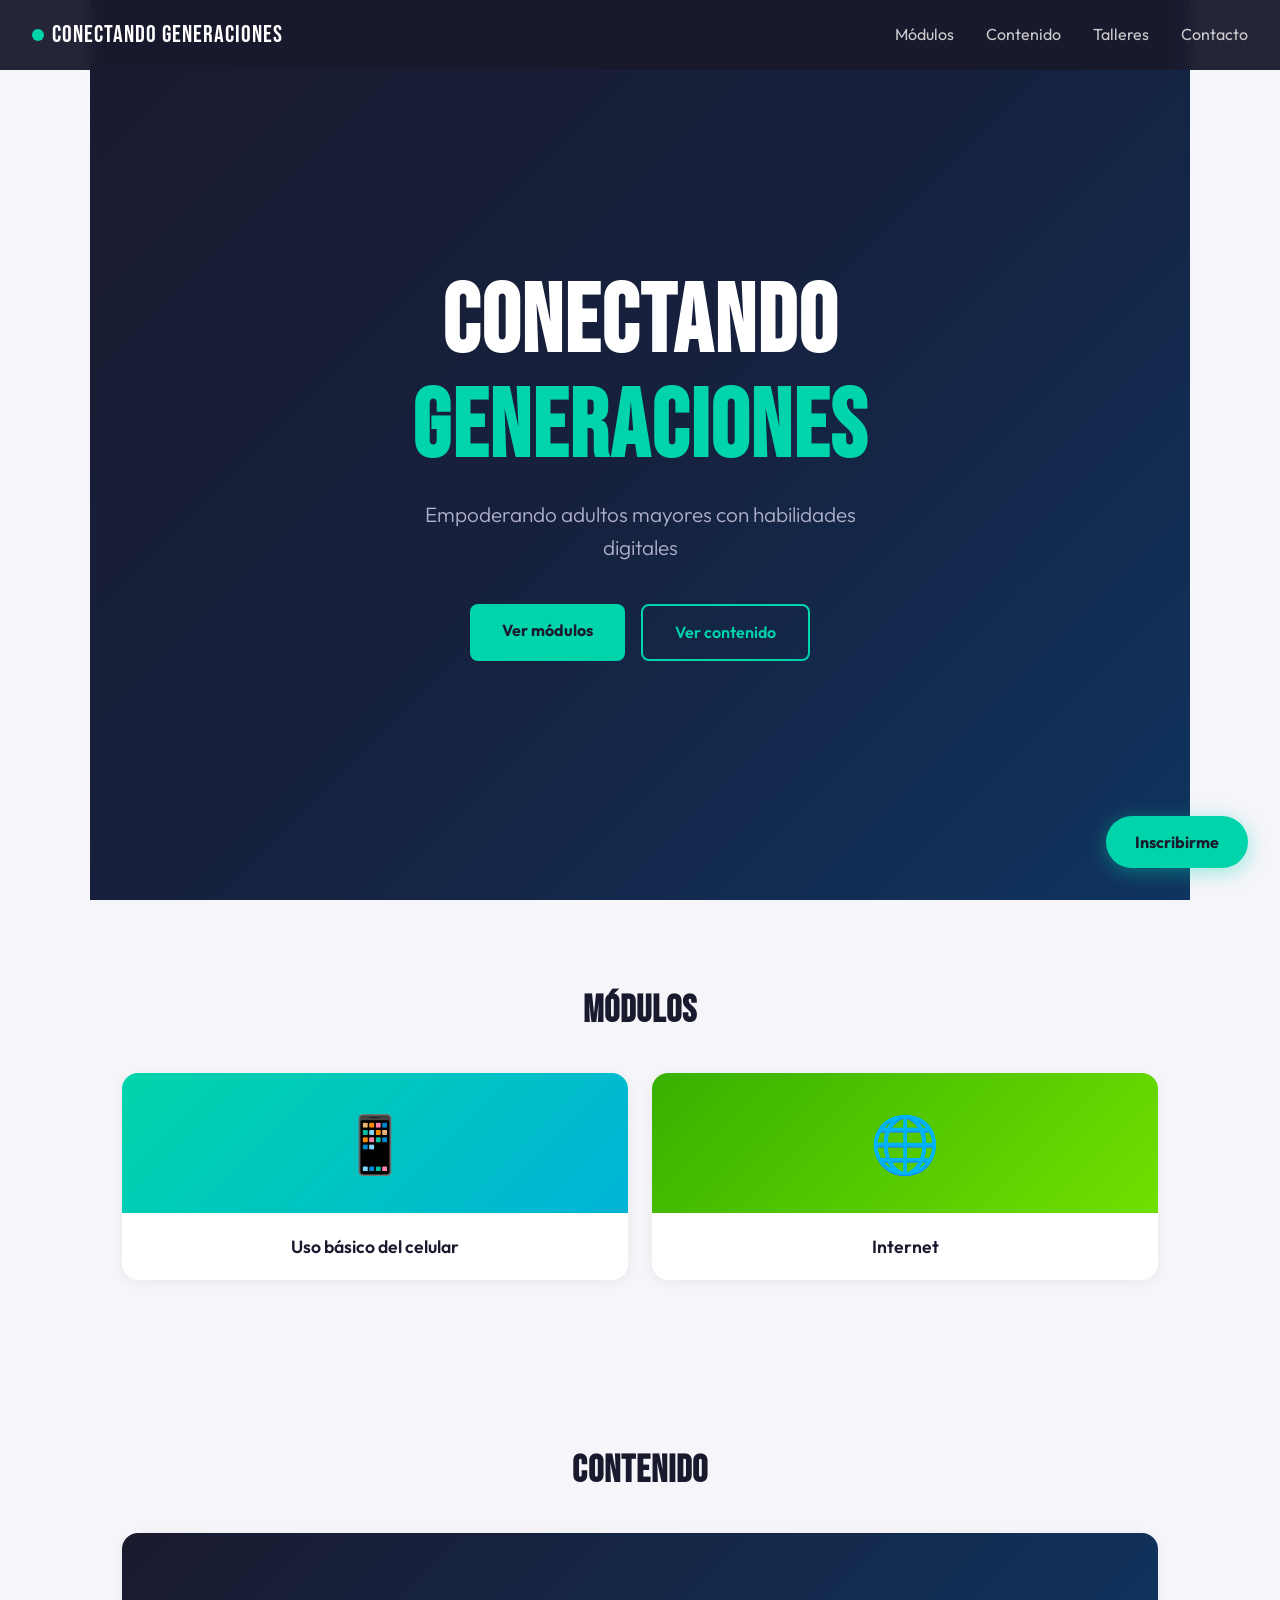
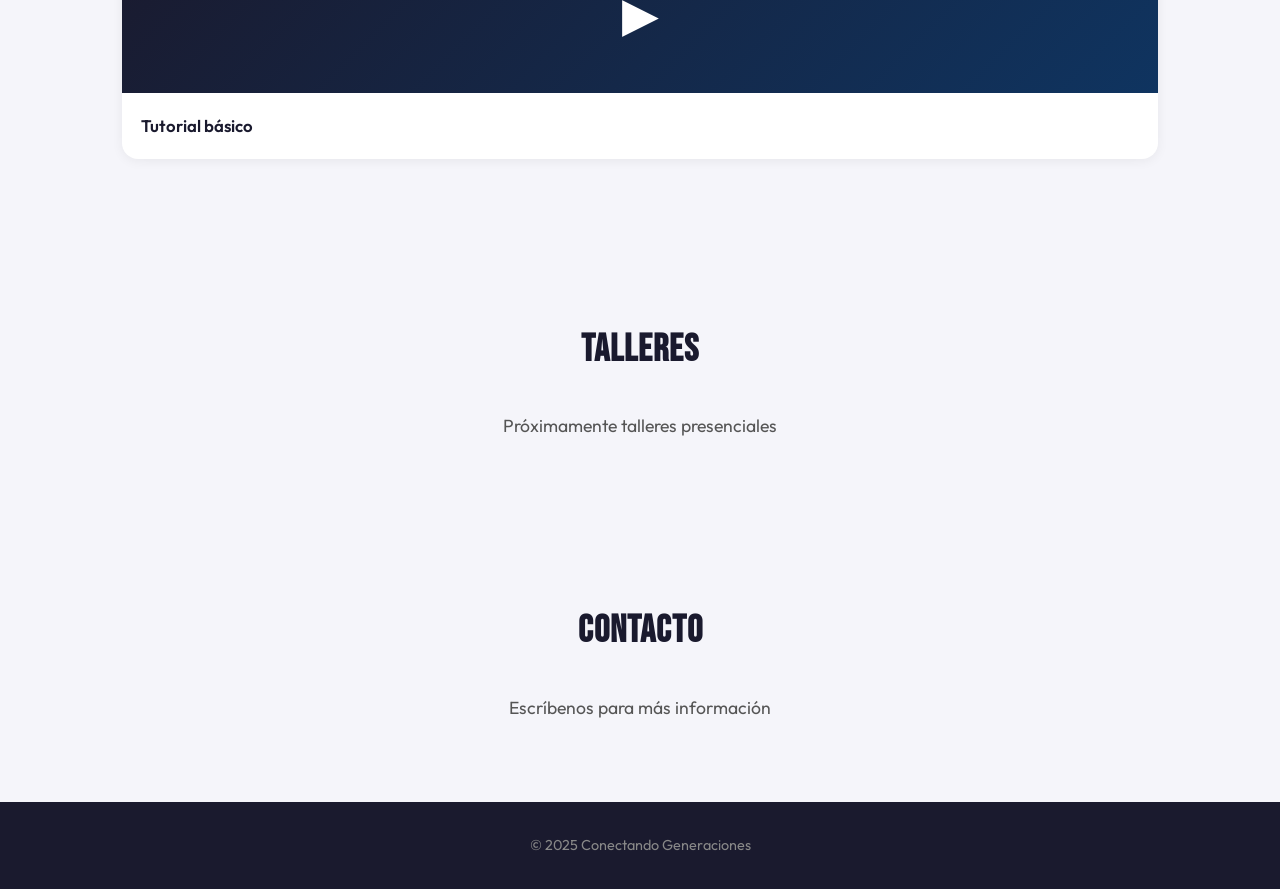
<file: deploy-69c5c10e4b4bd870344eafdc/index.html>
<!DOCTYPE html>
<html lang="es">
<head>
  <meta charset="UTF-8">
  <meta name="viewport" content="width=device-width, initial-scale=1.0">
  <title>Conectando Generaciones</title>

  <!-- FUENTES -->
  <link href="https://fonts.googleapis.com/css2?family=Bebas+Neue&family=Outfit:wght@300;400;600;700&display=swap" rel="stylesheet">

  <!-- CSS -->
  <link rel="stylesheet" href="css/styles.css">
</head>

<body>

<!-- NAV -->
<nav>
  <div class="logo">
    <div class="logo-punto"></div>
    Conectando Generaciones
  </div>

  <ul class="enlaces-nav">
    <li><a href="#modulos">Módulos</a></li>
    <li><a href="#contenido">Contenido</a></li>
    <li><a href="#talleres">Talleres</a></li>
    <li><a href="#contacto">Contacto</a></li>
  </ul>

  <button class="boton-hamburguesa" onclick="alternarMenu()">☰</button>
</nav>

<div id="menuMovil" class="menu-movil">
  <ul>
    <li><a href="#modulos" onclick="alternarMenu()">Módulos</a></li>
    <li><a href="#contenido" onclick="alternarMenu()">Contenido</a></li>
    <li><a href="#talleres" onclick="alternarMenu()">Talleres</a></li>
    <li><a href="#contacto" onclick="alternarMenu()">Contacto</a></li>
  </ul>
</div>

<!-- HERO -->
<section class="hero">
  <h1>CONECTANDO <br><span>GENERACIONES</span></h1>
  <p class="subtitulo-hero">
    Empoderando adultos mayores con habilidades digitales
  </p>

  <div class="botones-hero">
    <a href="#modulos" class="boton-primario">Ver módulos</a>
    <a href="#contenido" class="boton-secundario">Ver contenido</a>
  </div>
</section>

<!-- MODULOS -->
<section id="modulos">
  <h2 class="titulo-seccion">Módulos</h2>

  <div class="grilla-modulos">
    <div class="tarjeta-modulo cian" onclick="abrirModal('mod1')">
      <div class="imagen-modulo cian">📱</div>
      <div class="cuerpo-modulo">
        <h3 class="nombre-modulo">Uso básico del celular</h3>
      </div>
    </div>

    <div class="tarjeta-modulo verde" onclick="abrirModal('mod2')">
      <div class="imagen-modulo verde">🌐</div>
      <div class="cuerpo-modulo">
        <h3 class="nombre-modulo">Internet</h3>
      </div>
    </div>
  </div>
</section>

<!-- CONTENIDO -->
<section id="contenido">
  <h2 class="titulo-seccion">Contenido</h2>

  <div class="grilla-contenido">
    <div class="tarjeta-contenido">
      <div class="miniatura-contenido">▶</div>
      <div class="info-contenido">
        <h3 class="titulo-contenido">Tutorial básico</h3>
      </div>
    </div>
  </div>
</section>

<!-- TALLERES -->
<section id="talleres">
  <h2 class="titulo-seccion">Talleres</h2>
  <p>Próximamente talleres presenciales</p>
</section>

<!-- CONTACTO -->
<section id="contacto">
  <h2 class="titulo-seccion">Contacto</h2>
  <p>Escríbenos para más información</p>
</section>

<!-- FOOTER -->
<footer>
  © 2025 Conectando Generaciones
</footer>

<!-- BOTON -->
<button id="botonFlotante" onclick="abrirRegistro()">Inscribirme</button>

<!-- MODAL REGISTRO -->
<div id="modalRegistro" class="capa-registro" onclick="cerrarCapaRegistro(event)">
  <div class="ventana-registro">
    <h2>Registro</h2>

    <form id="formularioRegistro">
      <input id="campoNombre" placeholder="Nombre" required>
      <input id="campoTelefono" placeholder="Teléfono" required>
      <input id="campoEdad" placeholder="Edad" required>
      <input id="campoBarrio" placeholder="Barrio" required>

      <select id="campoTaller">
        <option>Selecciona taller</option>
        <option>Celular</option>
        <option>Internet</option>
      </select>

      <button id="botonEnviarRegistro">Enviar</button>
    </form>
  </div>
</div>

<!-- JS -->
<script src="js/script.js"></script>

</body>
</html>
</file>
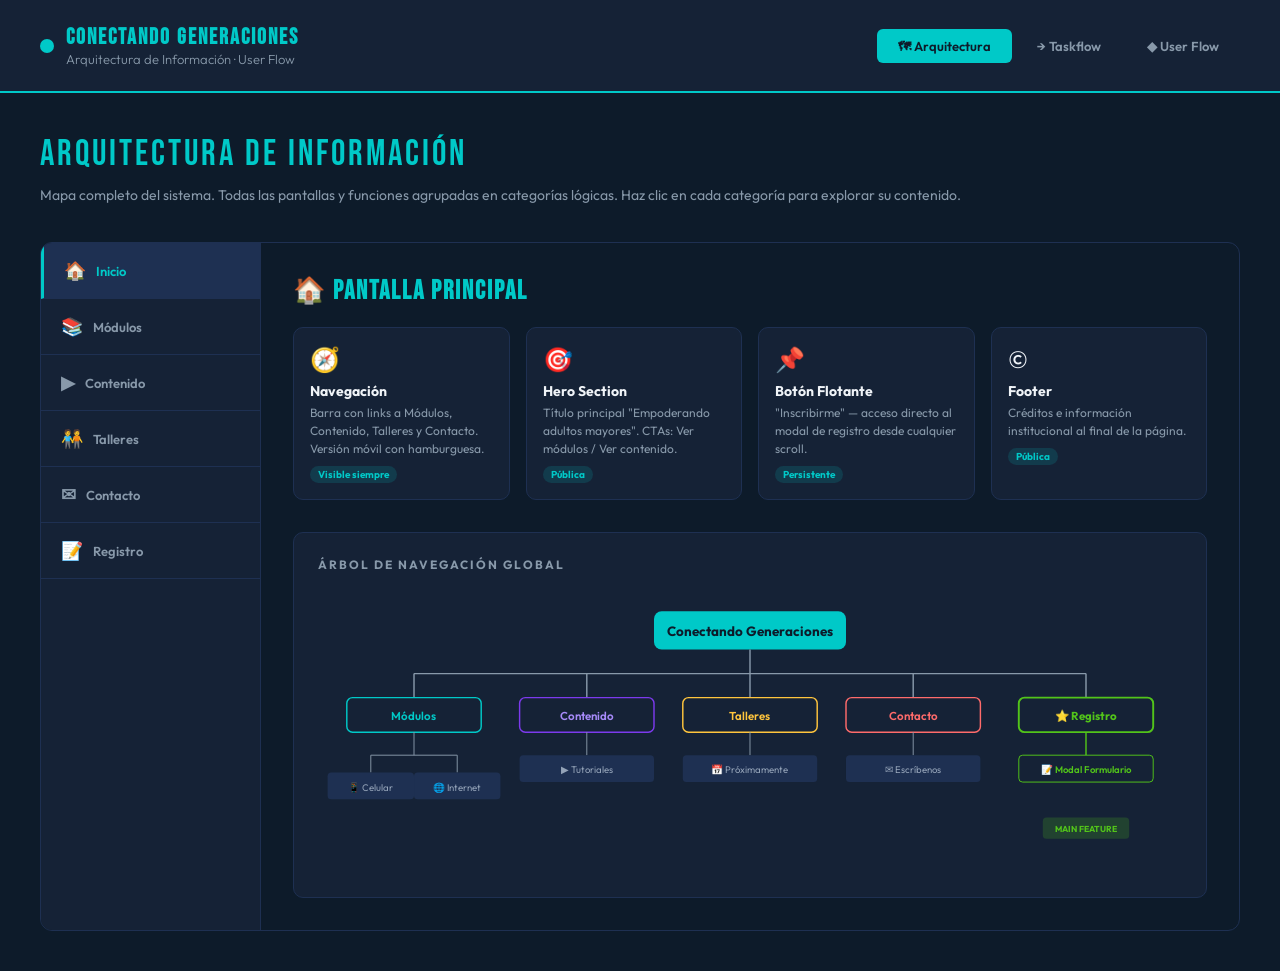
<file: arquitectura-conectando-generaciones.html>
<!DOCTYPE html>
<html lang="es">
<head>
<meta charset="UTF-8">
<meta name="viewport" content="width=device-width, initial-scale=1.0">
<title>Arquitectura de Información — Conectando Generaciones</title>
<link href="https://fonts.googleapis.com/css2?family=Bebas+Neue&family=Outfit:wght@300;400;600;700&display=swap" rel="stylesheet">
<style>
  :root {
    --cyan: #00C9C8;
    --green: #52C41A;
    --coral: #FF6B6B;
    --amber: #FFC53D;
    --purple: #7C3AED;
    --navy: #0D1B2A;
    --navy2: #152236;
    --navy3: #1E3052;
    --white: #F0F4F8;
    --gray: #8899AA;
    --start: #52C41A;
    --process: #00C9C8;
    --interaction: #7C3AED;
    --decision: #FFC53D;
    --error: #FF6B6B;
    --end: #52C41A;
  }

  * { margin: 0; padding: 0; box-sizing: border-box; }

  body {
    font-family: 'Outfit', sans-serif;
    background: var(--navy);
    color: var(--white);
    min-height: 100vh;
  }

  /* ─── HEADER ─────────────────────────── */
  header {
    background: var(--navy2);
    border-bottom: 2px solid var(--cyan);
    padding: 24px 40px;
    display: flex;
    align-items: center;
    justify-content: space-between;
    position: sticky;
    top: 0;
    z-index: 100;
  }
  .logo-header { display: flex; align-items: center; gap: 12px; }
  .dot { width: 14px; height: 14px; border-radius: 50%; background: var(--cyan); }
  .logo-header h1 { font-family: 'Bebas Neue', sans-serif; font-size: 22px; letter-spacing: 2px; color: var(--cyan); }
  .logo-header span { font-size: 13px; color: var(--gray); font-weight: 300; display: block; }
  .tabs { display: flex; gap: 4px; }
  .tab {
    padding: 8px 20px;
    border-radius: 6px;
    border: none;
    font-family: 'Outfit', sans-serif;
    font-size: 13px;
    font-weight: 600;
    cursor: pointer;
    transition: all .2s;
    background: transparent;
    color: var(--gray);
    border: 1px solid transparent;
  }
  .tab.active { background: var(--cyan); color: var(--navy); }
  .tab:hover:not(.active) { border-color: var(--gray); color: var(--white); }

  /* ─── SECTIONS ───────────────────────── */
  section { display: none; padding: 40px; max-width: 1400px; margin: 0 auto; }
  section.active { display: block; }

  .section-title {
    font-family: 'Bebas Neue', sans-serif;
    font-size: 36px;
    letter-spacing: 3px;
    color: var(--cyan);
    margin-bottom: 8px;
  }
  .section-desc { color: var(--gray); font-size: 14px; margin-bottom: 36px; line-height: 1.6; }

  /* ─── LEGEND ─────────────────────────── */
  .legend {
    display: flex;
    flex-wrap: wrap;
    gap: 12px;
    margin-bottom: 32px;
    padding: 16px 20px;
    background: var(--navy2);
    border-radius: 10px;
    border: 1px solid var(--navy3);
  }
  .legend-item { display: flex; align-items: center; gap: 8px; font-size: 12px; font-weight: 600; }
  .legend-box {
    width: 24px; height: 16px; border-radius: 3px;
    display: flex; align-items: center; justify-content: center;
    font-size: 9px; color: var(--navy);
  }
  .legend-diamond {
    width: 20px; height: 20px;
    transform: rotate(45deg);
    border-radius: 2px;
  }
  .legend-pill {
    width: 28px; height: 16px;
    border-radius: 8px;
  }
  .l-start { background: var(--start); }
  .l-process { background: var(--process); }
  .l-interaction { background: var(--interaction); }
  .l-decision { background: var(--decision); }
  .l-error { background: var(--error); }
  .l-end { background: var(--end); }

  /* ─── IA DIAGRAM ─────────────────────── */
  .ia-grid {
    display: grid;
    grid-template-columns: 220px 1fr;
    gap: 0;
    border: 1px solid var(--navy3);
    border-radius: 12px;
    overflow: hidden;
  }
  .ia-sidebar {
    background: var(--navy2);
    border-right: 1px solid var(--navy3);
  }
  .ia-sidebar-item {
    padding: 16px 20px;
    cursor: pointer;
    border-bottom: 1px solid var(--navy3);
    transition: all .2s;
    display: flex;
    align-items: center;
    gap: 10px;
    font-size: 13px;
    font-weight: 600;
    color: var(--gray);
  }
  .ia-sidebar-item:hover, .ia-sidebar-item.active {
    background: var(--navy3);
    color: var(--white);
  }
  .ia-sidebar-item.active { border-left: 3px solid var(--cyan); color: var(--cyan); }
  .ia-icon { font-size: 18px; }

  .ia-content { padding: 32px; }
  .ia-panel { display: none; }
  .ia-panel.active { display: block; }

  .ia-panel h3 {
    font-family: 'Bebas Neue', sans-serif;
    font-size: 26px;
    letter-spacing: 2px;
    margin-bottom: 20px;
  }

  .ia-cards {
    display: grid;
    grid-template-columns: repeat(auto-fill, minmax(200px, 1fr));
    gap: 16px;
  }
  .ia-card {
    background: var(--navy2);
    border: 1px solid var(--navy3);
    border-radius: 10px;
    padding: 16px;
    transition: transform .2s, border-color .2s;
  }
  .ia-card:hover { transform: translateY(-3px); border-color: var(--cyan); }
  .ia-card-icon { font-size: 24px; margin-bottom: 8px; }
  .ia-card-name { font-weight: 700; font-size: 14px; margin-bottom: 4px; }
  .ia-card-desc { font-size: 12px; color: var(--gray); line-height: 1.5; }
  .ia-card-badge {
    display: inline-block;
    margin-top: 8px;
    padding: 2px 8px;
    border-radius: 10px;
    font-size: 10px;
    font-weight: 700;
  }
  .badge-public { background: rgba(0,201,200,.15); color: var(--cyan); }
  .badge-modal { background: rgba(124,58,237,.15); color: #a78bfa; }
  .badge-prox { background: rgba(255,197,61,.15); color: var(--amber); }

  .ia-map-visual {
    margin-top: 32px;
    padding: 24px;
    background: var(--navy2);
    border-radius: 10px;
    border: 1px solid var(--navy3);
  }
  .ia-map-visual h4 { font-size: 12px; color: var(--gray); text-transform: uppercase; letter-spacing: 2px; margin-bottom: 20px; }

  .tree-root {
    display: flex;
    flex-direction: column;
    align-items: center;
  }
  .tree-node {
    background: var(--cyan);
    color: var(--navy);
    padding: 8px 20px;
    border-radius: 8px;
    font-weight: 700;
    font-size: 13px;
    text-align: center;
  }
  .tree-children {
    display: flex;
    gap: 16px;
    margin-top: 0;
    position: relative;
    padding-top: 24px;
  }
  .tree-children::before {
    content: '';
    position: absolute;
    top: 0;
    left: 50%;
    width: 1px;
    height: 24px;
    background: var(--gray);
  }
  .tree-branch {
    display: flex;
    flex-direction: column;
    align-items: center;
    position: relative;
  }
  .tree-branch::before {
    content: '';
    position: absolute;
    top: 0;
    left: 50%;
    width: 1px;
    height: 20px;
    background: var(--gray);
  }
  .tree-leaf {
    margin-top: 20px;
    background: var(--navy3);
    border: 1px solid var(--gray);
    padding: 6px 14px;
    border-radius: 6px;
    font-size: 12px;
    text-align: center;
    white-space: nowrap;
  }
  .tree-connector {
    position: absolute;
    top: 0;
    height: 1px;
    background: var(--gray);
  }

  /* ─── TASKFLOW ───────────────────────── */
  .taskflow {
    display: flex;
    align-items: center;
    gap: 0;
    overflow-x: auto;
    padding: 32px 0;
    flex-wrap: nowrap;
  }
  .tf-step {
    display: flex;
    flex-direction: column;
    align-items: center;
    gap: 8px;
    flex-shrink: 0;
  }
  .tf-box {
    width: 120px;
    padding: 12px 8px;
    border-radius: 8px;
    text-align: center;
    font-size: 12px;
    font-weight: 600;
    line-height: 1.4;
  }
  .tf-label { font-size: 10px; color: var(--gray); text-transform: uppercase; letter-spacing: 1px; }
  .tf-arrow {
    width: 40px;
    height: 2px;
    background: var(--gray);
    position: relative;
    flex-shrink: 0;
    align-self: flex-start;
    margin-top: 42px;
  }
  .tf-arrow::after {
    content: '';
    position: absolute;
    right: -6px;
    top: -4px;
    border: 5px solid transparent;
    border-left-color: var(--gray);
  }
  .box-start { background: var(--start); color: var(--navy); border-radius: 50px; }
  .box-process { background: rgba(0,201,200,.15); border: 2px solid var(--process); color: var(--process); }
  .box-interaction { background: rgba(124,58,237,.15); border: 2px solid var(--interaction); color: #c4b5fd; }
  .box-decision {
    background: rgba(255,197,61,.1);
    border: 2px solid var(--decision);
    color: var(--amber);
    clip-path: polygon(50% 0%, 100% 50%, 50% 100%, 0% 50%);
    width: 100px;
    height: 100px;
    display: flex;
    align-items: center;
    justify-content: center;
    padding: 8px;
    font-size: 11px;
  }
  .box-error { background: rgba(255,107,107,.15); border: 2px dashed var(--error); color: var(--error); border-radius: 4px; }
  .box-end { background: var(--end); color: var(--navy); border-radius: 50px; }

  /* ─── USER FLOW SVG ──────────────────── */
  .userflow-container {
    background: var(--navy2);
    border-radius: 12px;
    border: 1px solid var(--navy3);
    overflow: auto;
    position: relative;
  }
  .userflow-controls {
    display: flex;
    gap: 8px;
    margin-bottom: 16px;
    align-items: center;
    flex-wrap: wrap;
  }
  .uf-btn {
    padding: 6px 14px;
    border-radius: 6px;
    border: 1px solid var(--navy3);
    background: var(--navy2);
    color: var(--white);
    font-size: 12px;
    font-weight: 600;
    cursor: pointer;
    transition: all .2s;
    font-family: 'Outfit', sans-serif;
  }
  .uf-btn:hover { border-color: var(--cyan); color: var(--cyan); }
  .uf-btn.active { background: var(--cyan); color: var(--navy); border-color: var(--cyan); }

  .archetypes {
    display: flex;
    gap: 12px;
    margin-bottom: 20px;
    flex-wrap: wrap;
  }
  .arch-badge {
    display: flex;
    align-items: center;
    gap: 8px;
    padding: 8px 14px;
    border-radius: 8px;
    font-size: 12px;
    font-weight: 600;
    border: 1px solid;
  }
  .arch-dot { width: 10px; height: 10px; border-radius: 50%; }
  .arch-1 { border-color: var(--cyan); color: var(--cyan); background: rgba(0,201,200,.08); }
  .arch-1 .arch-dot { background: var(--cyan); }
  .arch-2 { border-color: var(--green); color: var(--green); background: rgba(82,196,26,.08); }
  .arch-2 .arch-dot { background: var(--green); }
  .arch-3 { border-color: var(--amber); color: var(--amber); background: rgba(255,197,61,.08); }
  .arch-3 .arch-dot { background: var(--amber); }

  svg.userflow { font-family: 'Outfit', sans-serif; }

  /* Tooltips */
  .tooltip {
    position: fixed;
    background: var(--navy2);
    border: 1px solid var(--cyan);
    border-radius: 8px;
    padding: 10px 14px;
    font-size: 12px;
    max-width: 220px;
    pointer-events: none;
    z-index: 999;
    display: none;
    line-height: 1.5;
  }
  .tooltip strong { color: var(--cyan); display: block; margin-bottom: 4px; }

  /* Print */
  @media print {
    header .tabs { display: none; }
    section { display: block !important; page-break-after: always; }
  }

  /* Responsive */
  @media (max-width: 768px) {
    header { flex-direction: column; gap: 16px; padding: 16px 20px; }
    section { padding: 20px; }
    .ia-grid { grid-template-columns: 1fr; }
    .taskflow { padding: 16px 0; }
  }
</style>
</head>
<body>

<header>
  <div class="logo-header">
    <div class="dot"></div>
    <div>
      <h1>Conectando Generaciones</h1>
      <span>Arquitectura de Información · User Flow</span>
    </div>
  </div>
  <div class="tabs">
    <button class="tab active" onclick="showSection('ia')">🗺 Arquitectura</button>
    <button class="tab" onclick="showSection('taskflow')">→ Taskflow</button>
    <button class="tab" onclick="showSection('userflow')">◆ User Flow</button>
  </div>
</header>

<div class="tooltip" id="tooltip"></div>

<!-- ═══════════════════════════════════════════════
     SECCIÓN 1: ARQUITECTURA DE INFORMACIÓN
═══════════════════════════════════════════════ -->
<section id="sec-ia" class="active">
  <div class="section-title">Arquitectura de Información</div>
  <p class="section-desc">
    Mapa completo del sistema. Todas las pantallas y funciones agrupadas en categorías lógicas.
    Haz clic en cada categoría para explorar su contenido.
  </p>

  <div class="ia-grid">
    <div class="ia-sidebar">
      <div class="ia-sidebar-item active" onclick="showPanel('home')">
        <span class="ia-icon">🏠</span> Inicio
      </div>
      <div class="ia-sidebar-item" onclick="showPanel('modulos')">
        <span class="ia-icon">📚</span> Módulos
      </div>
      <div class="ia-sidebar-item" onclick="showPanel('contenido')">
        <span class="ia-icon">▶</span> Contenido
      </div>
      <div class="ia-sidebar-item" onclick="showPanel('talleres')">
        <span class="ia-icon">🧑‍🤝‍🧑</span> Talleres
      </div>
      <div class="ia-sidebar-item" onclick="showPanel('contacto')">
        <span class="ia-icon">✉</span> Contacto
      </div>
      <div class="ia-sidebar-item" onclick="showPanel('registro')">
        <span class="ia-icon">📝</span> Registro
      </div>
    </div>

    <div class="ia-content">

      <!-- HOME -->
      <div class="ia-panel active" id="panel-home">
        <h3 style="color:var(--cyan)">🏠 Pantalla Principal</h3>
        <div class="ia-cards">
          <div class="ia-card">
            <div class="ia-card-icon">🧭</div>
            <div class="ia-card-name">Navegación</div>
            <div class="ia-card-desc">Barra con links a Módulos, Contenido, Talleres y Contacto. Versión móvil con hamburguesa.</div>
            <span class="ia-card-badge badge-public">Visible siempre</span>
          </div>
          <div class="ia-card">
            <div class="ia-card-icon">🎯</div>
            <div class="ia-card-name">Hero Section</div>
            <div class="ia-card-desc">Título principal "Empoderando adultos mayores". CTAs: Ver módulos / Ver contenido.</div>
            <span class="ia-card-badge badge-public">Pública</span>
          </div>
          <div class="ia-card">
            <div class="ia-card-icon">📌</div>
            <div class="ia-card-name">Botón Flotante</div>
            <div class="ia-card-desc">"Inscribirme" — acceso directo al modal de registro desde cualquier scroll.</div>
            <span class="ia-card-badge badge-public">Persistente</span>
          </div>
          <div class="ia-card">
            <div class="ia-card-icon">©</div>
            <div class="ia-card-name">Footer</div>
            <div class="ia-card-desc">Créditos e información institucional al final de la página.</div>
            <span class="ia-card-badge badge-public">Pública</span>
          </div>
        </div>
      </div>

      <!-- MÓDULOS -->
      <div class="ia-panel" id="panel-modulos">
        <h3 style="color:var(--process)">📚 Módulos de Aprendizaje</h3>
        <div class="ia-cards">
          <div class="ia-card">
            <div class="ia-card-icon">📱</div>
            <div class="ia-card-name">Uso básico del celular</div>
            <div class="ia-card-desc">Módulo cian. Abre modal con detalle del contenido al hacer clic.</div>
            <span class="ia-card-badge badge-modal">Modal</span>
          </div>
          <div class="ia-card">
            <div class="ia-card-icon">🌐</div>
            <div class="ia-card-name">Internet</div>
            <div class="ia-card-desc">Módulo verde. Navegación web básica, búsquedas, seguridad digital.</div>
            <span class="ia-card-badge badge-modal">Modal</span>
          </div>
          <div class="ia-card" style="border-style:dashed; opacity:.6">
            <div class="ia-card-icon">📷</div>
            <div class="ia-card-name">Fotografía digital</div>
            <div class="ia-card-desc">Módulo futuro: tomar fotos, compartir con familia.</div>
            <span class="ia-card-badge badge-prox">Próximamente</span>
          </div>
          <div class="ia-card" style="border-style:dashed; opacity:.6">
            <div class="ia-card-icon">💬</div>
            <div class="ia-card-name">Mensajería</div>
            <div class="ia-card-desc">WhatsApp, videollamadas con familia. Módulo futuro.</div>
            <span class="ia-card-badge badge-prox">Próximamente</span>
          </div>
        </div>
      </div>

      <!-- CONTENIDO -->
      <div class="ia-panel" id="panel-contenido">
        <h3 style="color:var(--interaction)">▶ Contenido Educativo</h3>
        <div class="ia-cards">
          <div class="ia-card">
            <div class="ia-card-icon">▶</div>
            <div class="ia-card-name">Tutorial básico</div>
            <div class="ia-card-desc">Video introductorio. Reproducción en pantalla con miniatura y controles.</div>
            <span class="ia-card-badge badge-public">Pública</span>
          </div>
          <div class="ia-card" style="border-style:dashed; opacity:.6">
            <div class="ia-card-icon">📄</div>
            <div class="ia-card-name">Guías PDF</div>
            <div class="ia-card-desc">Materiales descargables por módulo. Funcionalidad futura.</div>
            <span class="ia-card-badge badge-prox">Próximamente</span>
          </div>
          <div class="ia-card" style="border-style:dashed; opacity:.6">
            <div class="ia-card-icon">🧩</div>
            <div class="ia-card-name">Ejercicios prácticos</div>
            <div class="ia-card-desc">Actividades interactivas paso a paso. En desarrollo.</div>
            <span class="ia-card-badge badge-prox">Próximamente</span>
          </div>
        </div>
      </div>

      <!-- TALLERES -->
      <div class="ia-panel" id="panel-talleres">
        <h3 style="color:var(--amber)">🧑‍🤝‍🧑 Talleres Presenciales</h3>
        <div class="ia-cards">
          <div class="ia-card">
            <div class="ia-card-icon">📅</div>
            <div class="ia-card-name">Calendario de talleres</div>
            <div class="ia-card-desc">"Próximamente talleres presenciales." — sección por desarrollar.</div>
            <span class="ia-card-badge badge-prox">Próximamente</span>
          </div>
          <div class="ia-card" style="border-style:dashed; opacity:.6">
            <div class="ia-card-icon">📍</div>
            <div class="ia-card-name">Ubicaciones</div>
            <div class="ia-card-desc">Lugares y barrios donde se realizan los talleres presenciales.</div>
            <span class="ia-card-badge badge-prox">Próximamente</span>
          </div>
          <div class="ia-card" style="border-style:dashed; opacity:.6">
            <div class="ia-card-icon">🎓</div>
            <div class="ia-card-name">Instructores</div>
            <div class="ia-card-desc">Perfiles de los facilitadores del programa.</div>
            <span class="ia-card-badge badge-prox">Próximamente</span>
          </div>
        </div>
      </div>

      <!-- CONTACTO -->
      <div class="ia-panel" id="panel-contacto">
        <h3 style="color:var(--coral)">✉ Contacto</h3>
        <div class="ia-cards">
          <div class="ia-card">
            <div class="ia-card-icon">💬</div>
            <div class="ia-card-name">Sección Contacto</div>
            <div class="ia-card-desc">"Escríbenos para más información." — punto de entrada para consultas.</div>
            <span class="ia-card-badge badge-public">Pública</span>
          </div>
          <div class="ia-card" style="border-style:dashed; opacity:.6">
            <div class="ia-card-icon">📬</div>
            <div class="ia-card-name">Formulario de contacto</div>
            <div class="ia-card-desc">Formulario con nombre, email y mensaje. Por implementar.</div>
            <span class="ia-card-badge badge-prox">Próximamente</span>
          </div>
        </div>
      </div>

      <!-- REGISTRO -->
      <div class="ia-panel" id="panel-registro">
        <h3 style="color:var(--green)">📝 Flujo de Registro (Main Feature)</h3>
        <div class="ia-cards">
          <div class="ia-card">
            <div class="ia-card-icon">📌</div>
            <div class="ia-card-name">Botón "Inscribirme"</div>
            <div class="ia-card-desc">Botón flotante visible en toda la página. Punto de entrada al registro.</div>
            <span class="ia-card-badge badge-public">Persistente</span>
          </div>
          <div class="ia-card">
            <div class="ia-card-icon">🗃</div>
            <div class="ia-card-name">Modal de Registro</div>
            <div class="ia-card-desc">Ventana emergente con formulario: nombre, teléfono, edad, barrio y selección de taller.</div>
            <span class="ia-card-badge badge-modal">Modal</span>
          </div>
          <div class="ia-card">
            <div class="ia-card-icon">📋</div>
            <div class="ia-card-name">Campos del formulario</div>
            <div class="ia-card-desc">Nombre · Teléfono · Edad · Barrio · Taller (Celular / Internet)</div>
            <span class="ia-card-badge badge-modal">Input</span>
          </div>
          <div class="ia-card">
            <div class="ia-card-icon">✅</div>
            <div class="ia-card-name">Confirmación</div>
            <div class="ia-card-desc">Estado de éxito tras envío correcto del formulario.</div>
            <span class="ia-card-badge badge-public">Estado</span>
          </div>
          <div class="ia-card" style="border-color:var(--error)">
            <div class="ia-card-icon">⚠️</div>
            <div class="ia-card-name">Validación / Errores</div>
            <div class="ia-card-desc">Campos vacíos, formatos incorrectos, fallo de red al enviar.</div>
            <span class="ia-card-badge" style="background:rgba(255,107,107,.15);color:var(--error)">Error</span>
          </div>
        </div>
      </div>

      <!-- ÁRBOL VISUAL -->
      <div class="ia-map-visual">
        <h4>Árbol de Navegación Global</h4>
        <div style="overflow-x:auto; padding-bottom:8px;">
          <svg viewBox="0 0 900 280" width="100%" style="min-width:700px" xmlns="http://www.w3.org/2000/svg">
            <defs>
              <marker id="arr" markerWidth="8" markerHeight="6" refX="8" refY="3" orient="auto">
                <polygon points="0 0, 8 3, 0 6" fill="#8899AA"/>
              </marker>
            </defs>

            <!-- Root -->
            <rect x="350" y="20" width="200" height="40" rx="8" fill="#00C9C8"/>
            <text x="450" y="46" text-anchor="middle" fill="#0D1B2A" font-weight="700" font-size="14" font-family="Outfit,sans-serif">Conectando Generaciones</text>

            <!-- Nav branches -->
            <!-- Nav line down -->
            <line x1="450" y1="60" x2="450" y2="85" stroke="#8899AA" stroke-width="1.5"/>
            <!-- horizontal bar -->
            <line x1="100" y1="85" x2="800" y2="85" stroke="#8899AA" stroke-width="1.5"/>

            <!-- Módulos -->
            <line x1="100" y1="85" x2="100" y2="110" stroke="#8899AA" stroke-width="1.5"/>
            <rect x="30" y="110" width="140" height="36" rx="6" fill="#152236" stroke="#00C9C8" stroke-width="1.5"/>
            <text x="100" y="133" text-anchor="middle" fill="#00C9C8" font-size="12" font-weight="600" font-family="Outfit,sans-serif">Módulos</text>
            <line x1="100" y1="146" x2="100" y2="170" stroke="#8899AA" stroke-width="1"/>
            <line x1="55" y1="170" x2="145" y2="170" stroke="#8899AA" stroke-width="1"/>
            <line x1="55" y1="170" x2="55" y2="188" stroke="#8899AA" stroke-width="1"/>
            <rect x="10" y="188" width="90" height="28" rx="4" fill="#1E3052"/>
            <text x="55" y="207" text-anchor="middle" fill="#94a3b8" font-size="10" font-family="Outfit,sans-serif">📱 Celular</text>
            <line x1="145" y1="170" x2="145" y2="188" stroke="#8899AA" stroke-width="1"/>
            <rect x="100" y="188" width="90" height="28" rx="4" fill="#1E3052"/>
            <text x="145" y="207" text-anchor="middle" fill="#94a3b8" font-size="10" font-family="Outfit,sans-serif">🌐 Internet</text>

            <!-- Contenido -->
            <line x1="280" y1="85" x2="280" y2="110" stroke="#8899AA" stroke-width="1.5"/>
            <rect x="210" y="110" width="140" height="36" rx="6" fill="#152236" stroke="#7C3AED" stroke-width="1.5"/>
            <text x="280" y="133" text-anchor="middle" fill="#a78bfa" font-size="12" font-weight="600" font-family="Outfit,sans-serif">Contenido</text>
            <line x1="280" y1="146" x2="280" y2="170" stroke="#8899AA" stroke-width="1"/>
            <rect x="210" y="170" width="140" height="28" rx="4" fill="#1E3052"/>
            <text x="280" y="189" text-anchor="middle" fill="#94a3b8" font-size="10" font-family="Outfit,sans-serif">▶ Tutoriales</text>

            <!-- Talleres -->
            <line x1="450" y1="85" x2="450" y2="110" stroke="#8899AA" stroke-width="1.5"/>
            <rect x="380" y="110" width="140" height="36" rx="6" fill="#152236" stroke="#FFC53D" stroke-width="1.5"/>
            <text x="450" y="133" text-anchor="middle" fill="#FFC53D" font-size="12" font-weight="600" font-family="Outfit,sans-serif">Talleres</text>
            <line x1="450" y1="146" x2="450" y2="170" stroke="#8899AA" stroke-width="1"/>
            <rect x="380" y="170" width="140" height="28" rx="4" fill="#1E3052"/>
            <text x="450" y="189" text-anchor="middle" fill="#94a3b8" font-size="10" font-family="Outfit,sans-serif">📅 Próximamente</text>

            <!-- Contacto -->
            <line x1="620" y1="85" x2="620" y2="110" stroke="#8899AA" stroke-width="1.5"/>
            <rect x="550" y="110" width="140" height="36" rx="6" fill="#152236" stroke="#FF6B6B" stroke-width="1.5"/>
            <text x="620" y="133" text-anchor="middle" fill="#FF6B6B" font-size="12" font-weight="600" font-family="Outfit,sans-serif">Contacto</text>
            <line x1="620" y1="146" x2="620" y2="170" stroke="#8899AA" stroke-width="1"/>
            <rect x="550" y="170" width="140" height="28" rx="4" fill="#1E3052"/>
            <text x="620" y="189" text-anchor="middle" fill="#94a3b8" font-size="10" font-family="Outfit,sans-serif">✉ Escríbenos</text>

            <!-- Registro -->
            <line x1="800" y1="85" x2="800" y2="110" stroke="#8899AA" stroke-width="1.5"/>
            <rect x="730" y="110" width="140" height="36" rx="6" fill="#152236" stroke="#52C41A" stroke-width="2"/>
            <text x="800" y="133" text-anchor="middle" fill="#52C41A" font-size="12" font-weight="700" font-family="Outfit,sans-serif">⭐ Registro</text>
            <line x1="800" y1="146" x2="800" y2="170" stroke="#52C41A" stroke-width="1.5"/>
            <rect x="730" y="170" width="140" height="28" rx="4" fill="#152236" stroke="#52C41A" stroke-width="1"/>
            <text x="800" y="189" text-anchor="middle" fill="#52C41A" font-size="10" font-weight="600" font-family="Outfit,sans-serif">📝 Modal Formulario</text>

            <!-- Main Feature label -->
            <rect x="755" y="235" width="90" height="22" rx="4" fill="rgba(82,196,26,.2)"/>
            <text x="800" y="250" text-anchor="middle" fill="#52C41A" font-size="9" font-weight="700" font-family="Outfit,sans-serif">MAIN FEATURE</text>
          </svg>
        </div>
      </div>

    </div><!-- ia-content -->
  </div><!-- ia-grid -->
</section>


<!-- ═══════════════════════════════════════════════
     SECCIÓN 2: TASKFLOW
═══════════════════════════════════════════════ -->
<section id="sec-taskflow">
  <div class="section-title">Taskflow — Inscripción al taller</div>
  <p class="section-desc">
    Camino mínimo de A → B para la función principal: que un usuario se inscriba a un taller.
    Una sola ruta, sin bifurcaciones. Es el esqueleto del User Flow completo.
  </p>

  <div class="legend">
    <div class="legend-item"><div class="legend-box legend-pill l-start"></div> Inicio / Cierre</div>
    <div class="legend-item"><div class="legend-box l-process"></div> Proceso</div>
    <div class="legend-item"><div class="legend-box l-interaction" style="border-radius:3px"></div> Interacción</div>
    <div class="legend-item"><div style="width:20px;height:20px;transform:rotate(45deg);border-radius:2px;background:var(--decision)"></div>&nbsp;&nbsp;Decisión</div>
    <div class="legend-item"><div class="legend-box l-error" style="border:2px dashed var(--error);background:rgba(255,107,107,.15);color:var(--error)"></div> Error</div>
  </div>

  <div style="overflow-x:auto; background:var(--navy2); border-radius:12px; border:1px solid var(--navy3); padding:32px;">
    <div class="taskflow" style="min-width:900px; justify-content:center;">

      <div class="tf-step">
        <div class="tf-box box-start" style="width:110px">🏠 Llega al sitio</div>
        <div class="tf-label">inicio</div>
      </div>

      <div class="tf-arrow"></div>

      <div class="tf-step">
        <div class="tf-box box-process">Carga la página principal</div>
        <div class="tf-label">proceso</div>
      </div>

      <div class="tf-arrow"></div>

      <div class="tf-step">
        <div class="tf-box box-interaction">Hace clic en "Inscribirme"</div>
        <div class="tf-label">interacción</div>
      </div>

      <div class="tf-arrow"></div>

      <div class="tf-step">
        <div class="tf-box box-process">Se abre el modal de registro</div>
        <div class="tf-label">proceso</div>
      </div>

      <div class="tf-arrow"></div>

      <div class="tf-step">
        <div class="tf-box box-interaction">Completa el formulario</div>
        <div class="tf-label">interacción</div>
      </div>

      <div class="tf-arrow"></div>

      <div class="tf-step">
        <div class="tf-box box-interaction">Selecciona taller y envía</div>
        <div class="tf-label">interacción</div>
      </div>

      <div class="tf-arrow"></div>

      <div class="tf-step">
        <div class="tf-box box-process">Sistema procesa el registro</div>
        <div class="tf-label">proceso</div>
      </div>

      <div class="tf-arrow"></div>

      <div class="tf-step">
        <div class="tf-box box-end" style="width:110px">✅ Inscrito con éxito</div>
        <div class="tf-label">cierre</div>
      </div>

    </div>

    <div style="margin-top:24px; padding:16px 20px; background:var(--navy3); border-radius:8px; font-size:13px; color:var(--gray)">
      <strong style="color:var(--white)">Happy Path resumido:</strong>
      Llegada → Scroll / Vista del hero → Clic en botón flotante → Modal → Llenar datos → Seleccionar taller → Enviar → Confirmación.
      <strong style="color:var(--cyan)">7 pasos</strong> desde la entrada hasta el objetivo.
    </div>
  </div>
</section>


<!-- ═══════════════════════════════════════════════
     SECCIÓN 3: USER FLOW COMPLETO
═══════════════════════════════════════════════ -->
<section id="sec-userflow">
  <div class="section-title">User Flow Completo</div>
  <p class="section-desc">
    Diagrama completo con los 5 tipos de cajas, caminos alternos y arquetipos de usuario diferenciados por color.
    Pasa el mouse sobre cada nodo para ver su descripción.
  </p>

  <div class="archetypes">
    <div class="arch-badge arch-1"><div class="arch-dot"></div>Arquetipo A — Adulto mayor (usuario final)</div>
    <div class="arch-badge arch-2"><div class="arch-dot"></div>Arquetipo B — Familiar / Cuidador</div>
    <div class="arch-badge arch-3"><div class="arch-dot"></div>Arquetipo C — Voluntario / Instructor</div>
  </div>

  <div class="legend">
    <div class="legend-item"><div class="legend-pill" style="width:28px;height:16px;background:var(--start)"></div> Inicio / Cierre</div>
    <div class="legend-item"><div style="width:24px;height:16px;background:rgba(0,201,200,.2);border:2px solid var(--process);border-radius:3px"></div> Proceso</div>
    <div class="legend-item"><div style="width:24px;height:16px;background:rgba(124,58,237,.2);border:2px solid var(--interaction);border-radius:3px"></div> Interacción</div>
    <div class="legend-item"><div style="width:18px;height:18px;transform:rotate(45deg);background:rgba(255,197,61,.2);border:2px solid var(--decision)"></div>&nbsp;&nbsp;Decisión</div>
    <div class="legend-item"><div style="width:24px;height:16px;background:rgba(255,107,107,.2);border:2px dashed var(--error);border-radius:3px"></div> Error</div>
  </div>

  <div class="userflow-container">
    <svg class="userflow" viewBox="0 0 1200 980" width="100%" style="min-width:900px; display:block;" xmlns="http://www.w3.org/2000/svg">
      <defs>
        <marker id="arrowA" markerWidth="8" markerHeight="6" refX="7" refY="3" orient="auto">
          <polygon points="0 0, 8 3, 0 6" fill="#00C9C8"/>
        </marker>
        <marker id="arrowB" markerWidth="8" markerHeight="6" refX="7" refY="3" orient="auto">
          <polygon points="0 0, 8 3, 0 6" fill="#52C41A"/>
        </marker>
        <marker id="arrowC" markerWidth="8" markerHeight="6" refX="7" refY="3" orient="auto">
          <polygon points="0 0, 8 3, 0 6" fill="#FFC53D"/>
        </marker>
        <marker id="arrowE" markerWidth="8" markerHeight="6" refX="7" refY="3" orient="auto">
          <polygon points="0 0, 8 3, 0 6" fill="#FF6B6B"/>
        </marker>
        <marker id="arrowG" markerWidth="8" markerHeight="6" refX="7" refY="3" orient="auto">
          <polygon points="0 0, 8 3, 0 6" fill="#8899AA"/>
        </marker>
      </defs>

      <!-- ── COLUMNA 1: ENTRADA ── -->

      <!-- [INICIO A] Adulto mayor -->
      <rect x="30" y="30" width="140" height="44" rx="22" fill="#52C41A" class="uf-node" data-tip="INICIO — Adulto Mayor: Usuario principal del sistema. Llega directo al sitio o por recomendación familiar."/>
      <text x="100" y="57" text-anchor="middle" fill="#0D1B2A" font-size="11" font-weight="700" font-family="Outfit,sans-serif">🧓 Adulto Mayor</text>

      <!-- [INICIO B] Familiar -->
      <rect x="30" y="110" width="140" height="44" rx="22" fill="#52C41A" class="uf-node" data-tip="INICIO — Familiar/Cuidador: Familiar que busca inscribir o ayudar al adulto mayor."/>
      <text x="100" y="137" text-anchor="middle" fill="#0D1B2A" font-size="11" font-weight="700" font-family="Outfit,sans-serif">👨‍👩‍👧 Familiar</text>

      <!-- [INICIO C] Voluntario -->
      <rect x="30" y="190" width="140" height="44" rx="22" fill="#FFC53D" class="uf-node" data-tip="INICIO — Voluntario/Instructor: Persona que quiere colaborar como facilitador en los talleres presenciales."/>
      <text x="100" y="217" text-anchor="middle" fill="#0D1B2A" font-size="11" font-weight="700" font-family="Outfit,sans-serif">🎓 Voluntario</text>

      <!-- flechas hacia PROCESO carga -->
      <line x1="170" y1="52" x2="240" y2="90" stroke="#00C9C8" stroke-width="1.5" marker-end="url(#arrowA)"/>
      <line x1="170" y1="132" x2="240" y2="105" stroke="#52C41A" stroke-width="1.5" marker-end="url(#arrowB)"/>
      <line x1="170" y1="212" x2="240" y2="115" stroke="#FFC53D" stroke-width="1.5" marker-end="url(#arrowC)"/>

      <!-- [PROCESO] Carga la página -->
      <rect x="240" y="74" width="140" height="44" rx="6" fill="rgba(0,201,200,.12)" stroke="#00C9C8" stroke-width="1.5" class="uf-node" data-tip="PROCESO — Carga del sitio: El servidor entrega la página. La nav, el hero, los módulos y el botón flotante se muestran."/>
      <text x="310" y="97" text-anchor="middle" fill="#00C9C8" font-size="11" font-weight="600" font-family="Outfit,sans-serif">Carga</text>
      <text x="310" y="111" text-anchor="middle" fill="#00C9C8" font-size="11" font-weight="600" font-family="Outfit,sans-serif">página principal</text>

      <!-- [DECISIÓN] ¿Conoce el sitio? -->
      <polygon points="450,82 510,100 450,118 390,100" fill="rgba(255,197,61,.12)" stroke="#FFC53D" stroke-width="1.5" class="uf-node" data-tip="DECISIÓN — ¿Ya conoce el sitio?: Bifurcación entre usuario nuevo (explora) y usuario recurrente (va directo a inscribirse)."/>
      <text x="450" y="97" text-anchor="middle" fill="#FFC53D" font-size="10" font-weight="600" font-family="Outfit,sans-serif">¿Conoce</text>
      <text x="450" y="112" text-anchor="middle" fill="#FFC53D" font-size="10" font-weight="600" font-family="Outfit,sans-serif">el sitio?</text>

      <!-- Proceso → Decisión -->
      <line x1="380" y1="96" x2="388" y2="100" stroke="#8899AA" stroke-width="1.5" marker-end="url(#arrowG)"/>

      <!-- NO → explora -->
      <text x="456" y="78" font-size="9" fill="#8899AA" font-family="Outfit,sans-serif">NO</text>
      <line x1="450" y1="82" x2="450" y2="50" stroke="#8899AA" stroke-width="1" stroke-dasharray="4 3"/>
      <line x1="450" y1="50" x2="570" y2="50" stroke="#8899AA" stroke-width="1" stroke-dasharray="4 3" marker-end="url(#arrowG)"/>

      <!-- SI → directo a inscribirse -->
      <text x="515" y="97" font-size="9" fill="#FFC53D" font-family="Outfit,sans-serif">SÍ</text>
      <line x1="510" y1="100" x2="570" y2="100" stroke="#FFC53D" stroke-width="1.5" marker-end="url(#arrowC)"/>

      <!-- ── COLUMNA 2: EXPLORACIÓN ── -->

      <!-- [INTERACCIÓN] Explora contenido -->
      <rect x="570" y="30" width="140" height="44" rx="6" fill="rgba(124,58,237,.15)" stroke="#7C3AED" stroke-width="1.5" class="uf-node" data-tip="INTERACCIÓN — Explorar: El usuario navega por los módulos, ve el contenido, lee sobre los talleres. Puede abrir el modal de un módulo."/>
      <text x="640" y="53" text-anchor="middle" fill="#c4b5fd" font-size="11" font-weight="600" font-family="Outfit,sans-serif">Explora módulos</text>
      <text x="640" y="67" text-anchor="middle" fill="#c4b5fd" font-size="11" font-weight="600" font-family="Outfit,sans-serif">y contenido</text>

      <!-- [INTERACCIÓN] Va a inscribirse -->
      <rect x="570" y="82" width="140" height="44" rx="6" fill="rgba(124,58,237,.15)" stroke="#7C3AED" stroke-width="1.5" class="uf-node" data-tip="INTERACCIÓN — Clic en Inscribirme: El usuario hace clic en el botón flotante o en el CTA del hero para inscribirse."/>
      <text x="640" y="105" text-anchor="middle" fill="#c4b5fd" font-size="11" font-weight="600" font-family="Outfit,sans-serif">Clic en</text>
      <text x="640" y="119" text-anchor="middle" fill="#c4b5fd" font-size="11" font-weight="600" font-family="Outfit,sans-serif">"Inscribirme"</text>

      <!-- Explora → puede ir a inscribirse -->
      <line x1="640" y1="74" x2="640" y2="82" stroke="#8899AA" stroke-width="1" stroke-dasharray="3 3"/>

      <!-- [DECISIÓN] ¿Quiere inscribirse? -->
      <polygon points="640,148 700,168 640,188 580,168" fill="rgba(255,197,61,.12)" stroke="#FFC53D" stroke-width="1.5" class="uf-node" data-tip="DECISIÓN — ¿Se inscribe?: Tras explorar, el usuario decide si quiere registrarse o sigue navegando."/>
      <text x="640" y="165" text-anchor="middle" fill="#FFC53D" font-size="10" font-weight="600" font-family="Outfit,sans-serif">¿Se quiere</text>
      <text x="640" y="180" text-anchor="middle" fill="#FFC53D" font-size="10" font-weight="600" font-family="Outfit,sans-serif">inscribir?</text>

      <!-- Inscribirse → decisión -->
      <line x1="640" y1="126" x2="640" y2="148" stroke="#7C3AED" stroke-width="1.5" marker-end="url(#arrowG)"/>

      <!-- NO → abandona o sigue explorando -->
      <text x="580" y="165" font-size="9" fill="#FF6B6B" font-family="Outfit,sans-serif">NO</text>
      <line x1="580" y1="168" x2="500" y2="168" stroke="#FF6B6B" stroke-width="1" stroke-dasharray="3 3"/>
      <line x1="500" y1="168" x2="500" y2="52" stroke="#FF6B6B" stroke-width="1" stroke-dasharray="3 3" marker-end="url(#arrowE)"/>

      <!-- SÍ ↓ -->
      <text x="645" y="194" font-size="9" fill="#FFC53D" font-family="Outfit,sans-serif">SÍ</text>
      <line x1="640" y1="188" x2="640" y2="210" stroke="#FFC53D" stroke-width="1.5" marker-end="url(#arrowC)"/>

      <!-- ── COLUMNA 3: MODAL REGISTRO ── -->

      <!-- [PROCESO] Abre modal -->
      <rect x="570" y="210" width="140" height="44" rx="6" fill="rgba(0,201,200,.12)" stroke="#00C9C8" stroke-width="1.5" class="uf-node" data-tip="PROCESO — Apertura del modal: JavaScript muestra el overlay con el formulario de registro sobre la página."/>
      <text x="640" y="233" text-anchor="middle" fill="#00C9C8" font-size="11" font-weight="600" font-family="Outfit,sans-serif">Abre modal</text>
      <text x="640" y="247" text-anchor="middle" fill="#00C9C8" font-size="11" font-weight="600" font-family="Outfit,sans-serif">de registro</text>

      <line x1="640" y1="254" x2="640" y2="274" stroke="#00C9C8" stroke-width="1.5" marker-end="url(#arrowA)"/>

      <!-- [INTERACCIÓN] Llena formulario -->
      <rect x="570" y="274" width="140" height="44" rx="6" fill="rgba(124,58,237,.15)" stroke="#7C3AED" stroke-width="1.5" class="uf-node" data-tip="INTERACCIÓN — Llenar formulario: El usuario ingresa nombre, teléfono, edad, barrio y selecciona el taller deseado."/>
      <text x="640" y="297" text-anchor="middle" fill="#c4b5fd" font-size="11" font-weight="600" font-family="Outfit,sans-serif">Llena</text>
      <text x="640" y="311" text-anchor="middle" fill="#c4b5fd" font-size="11" font-weight="600" font-family="Outfit,sans-serif">el formulario</text>

      <line x1="640" y1="318" x2="640" y2="338" stroke="#7C3AED" stroke-width="1.5" marker-end="url(#arrowG)"/>

      <!-- [DECISIÓN] ¿Datos válidos? -->
      <polygon points="640,338 710,358 640,378 570,358" fill="rgba(255,197,61,.12)" stroke="#FFC53D" stroke-width="1.5" class="uf-node" data-tip="DECISIÓN — Validación del formulario: ¿Están todos los campos requeridos completados con formatos correctos?"/>
      <text x="640" y="355" text-anchor="middle" fill="#FFC53D" font-size="10" font-weight="600" font-family="Outfit,sans-serif">¿Datos</text>
      <text x="640" y="370" text-anchor="middle" fill="#FFC53D" font-size="10" font-weight="600" font-family="Outfit,sans-serif">válidos?</text>

      <!-- NO → error validación -->
      <text x="714" y="356" font-size="9" fill="#FF6B6B" font-family="Outfit,sans-serif">NO</text>
      <line x1="710" y1="358" x2="780" y2="358" stroke="#FF6B6B" stroke-width="1.5" marker-end="url(#arrowE)"/>

      <!-- SI ↓ -->
      <text x="645" y="384" font-size="9" fill="#52C41A" font-family="Outfit,sans-serif">SÍ</text>
      <line x1="640" y1="378" x2="640" y2="400" stroke="#52C41A" stroke-width="1.5" marker-end="url(#arrowB)"/>

      <!-- ── ERROR validación ── -->
      <rect x="780" y="336" width="150" height="44" rx="4" fill="rgba(255,107,107,.12)" stroke="#FF6B6B" stroke-width="1.5" stroke-dasharray="5 3" class="uf-node" data-tip="ERROR — Validación: Campos vacíos o mal formato (ej. edad no numérica). El sistema resalta el campo en rojo y muestra mensaje de ayuda."/>
      <text x="855" y="359" text-anchor="middle" fill="#FF6B6B" font-size="11" font-weight="600" font-family="Outfit,sans-serif">⚠ Error</text>
      <text x="855" y="373" text-anchor="middle" fill="#FF6B6B" font-size="11" font-weight="600" font-family="Outfit,sans-serif">validación</text>

      <!-- Error → volver a llenar -->
      <line x1="780" y1="358" x2="730" y2="298" stroke="#FF6B6B" stroke-width="1" stroke-dasharray="3 3" marker-end="url(#arrowE)"/>
      <text x="762" y="320" font-size="9" fill="#FF6B6B" font-family="Outfit,sans-serif">Corregir</text>

      <!-- ── PROCESO ENVÍO ── -->
      <!-- [PROCESO] Envío al servidor -->
      <rect x="570" y="400" width="140" height="44" rx="6" fill="rgba(0,201,200,.12)" stroke="#00C9C8" stroke-width="1.5" class="uf-node" data-tip="PROCESO — Envío al servidor: Los datos del formulario se envían al backend para ser procesados y almacenados."/>
      <text x="640" y="423" text-anchor="middle" fill="#00C9C8" font-size="11" font-weight="600" font-family="Outfit,sans-serif">Envío de datos</text>
      <text x="640" y="437" text-anchor="middle" fill="#00C9C8" font-size="11" font-weight="600" font-family="Outfit,sans-serif">al servidor</text>

      <line x1="640" y1="444" x2="640" y2="464" stroke="#00C9C8" stroke-width="1.5" marker-end="url(#arrowA)"/>

      <!-- [DECISIÓN] ¿Registro exitoso? -->
      <polygon points="640,464 710,484 640,504 570,484" fill="rgba(255,197,61,.12)" stroke="#FFC53D" stroke-width="1.5" class="uf-node" data-tip="DECISIÓN — ¿Registro exitoso?: ¿El servidor procesó correctamente la inscripción? Puede fallar por error de red o duplicado."/>
      <text x="640" y="481" text-anchor="middle" fill="#FFC53D" font-size="10" font-weight="600" font-family="Outfit,sans-serif">¿Registro</text>
      <text x="640" y="496" text-anchor="middle" fill="#FFC53D" font-size="10" font-weight="600" font-family="Outfit,sans-serif">exitoso?</text>

      <!-- NO → error de red -->
      <text x="714" y="482" font-size="9" fill="#FF6B6B" font-family="Outfit,sans-serif">NO</text>
      <line x1="710" y1="484" x2="780" y2="484" stroke="#FF6B6B" stroke-width="1.5" marker-end="url(#arrowE)"/>

      <!-- SI ↓ -->
      <text x="645" y="510" font-size="9" fill="#52C41A" font-family="Outfit,sans-serif">SÍ</text>
      <line x1="640" y1="504" x2="640" y2="524" stroke="#52C41A" stroke-width="1.5" marker-end="url(#arrowB)"/>

      <!-- ── ERROR red ── -->
      <rect x="780" y="462" width="150" height="44" rx="4" fill="rgba(255,107,107,.12)" stroke="#FF6B6B" stroke-width="1.5" stroke-dasharray="5 3" class="uf-node" data-tip="ERROR — Fallo de red: El servidor no responde o hay timeout. Se muestra mensaje 'Inténtalo de nuevo' con botón de reintento."/>
      <text x="855" y="485" text-anchor="middle" fill="#FF6B6B" font-size="11" font-weight="600" font-family="Outfit,sans-serif">⚠ Error</text>
      <text x="855" y="499" text-anchor="middle" fill="#FF6B6B" font-size="11" font-weight="600" font-family="Outfit,sans-serif">de red</text>

      <!-- Reintento -->
      <line x1="855" y1="506" x2="855" y2="540" stroke="#FF6B6B" stroke-width="1" stroke-dasharray="3 3"/>
      <line x1="855" y1="540" x2="715" y2="540" stroke="#FF6B6B" stroke-width="1" stroke-dasharray="3 3"/>
      <line x1="715" y1="540" x2="715" y2="410" stroke="#FF6B6B" stroke-width="1" stroke-dasharray="3 3" marker-end="url(#arrowE)"/>
      <text x="860" y="530" font-size="9" fill="#FF6B6B" font-family="Outfit,sans-serif">Reintentar</text>

      <!-- ── CONFIRMACIÓN ── -->

      <!-- [PROCESO] Confirmación -->
      <rect x="570" y="524" width="140" height="44" rx="6" fill="rgba(0,201,200,.12)" stroke="#00C9C8" stroke-width="1.5" class="uf-node" data-tip="PROCESO — Confirmación: El sistema muestra el mensaje de éxito, cierra el modal y presenta los próximos pasos al usuario."/>
      <text x="640" y="547" text-anchor="middle" fill="#00C9C8" font-size="11" font-weight="600" font-family="Outfit,sans-serif">Muestra</text>
      <text x="640" y="561" text-anchor="middle" fill="#00C9C8" font-size="11" font-weight="600" font-family="Outfit,sans-serif">confirmación</text>

      <line x1="640" y1="568" x2="640" y2="588" stroke="#00C9C8" stroke-width="1.5" marker-end="url(#arrowA)"/>

      <!-- ── ARQUETIPO B: CONTACTO ── -->
      <!-- Familiar también puede ir a contacto -->
      <rect x="30" y="600" width="140" height="44" rx="6" fill="rgba(82,196,26,.12)" stroke="#52C41A" stroke-width="1.5" class="uf-node" data-tip="INTERACCIÓN — Familiar en contacto: El familiar que no logra inscribir al adulto mayor busca ayuda directa por la sección contacto."/>
      <text x="100" y="623" text-anchor="middle" fill="#52C41A" font-size="11" font-weight="600" font-family="Outfit,sans-serif">Familiar va</text>
      <text x="100" y="637" text-anchor="middle" fill="#52C41A" font-size="11" font-weight="600" font-family="Outfit,sans-serif">a Contacto</text>
      <line x1="500" y1="168" x2="500" y2="622" stroke="#52C41A" stroke-width="1" stroke-dasharray="3 3"/>
      <line x1="500" y1="622" x2="170" y2="622" stroke="#52C41A" stroke-width="1" stroke-dasharray="3 3" marker-end="url(#arrowB)"/>

      <!-- ── ARQUETIPO C: VOLUNTARIO → CONTACTO ── -->
      <rect x="30" y="680" width="140" height="44" rx="6" fill="rgba(255,197,61,.12)" stroke="#FFC53D" stroke-width="1.5" class="uf-node" data-tip="INTERACCIÓN — Voluntario en contacto: El instructor potencial llega a la sección Contacto para ofrecer su ayuda como facilitador."/>
      <text x="100" y="703" text-anchor="middle" fill="#FFC53D" font-size="11" font-weight="600" font-family="Outfit,sans-serif">Voluntario va</text>
      <text x="100" y="717" text-anchor="middle" fill="#FFC53D" font-size="11" font-weight="600" font-family="Outfit,sans-serif">a Contacto</text>
      <line x1="170" y1="212" x2="30" y2="702" stroke="#FFC53D" stroke-width="1" stroke-dasharray="3 3" marker-end="url(#arrowC)"/>

      <!-- Contacto → cierre -->
      <rect x="30" y="760" width="140" height="44" rx="22" fill="#52C41A" class="uf-node" data-tip="CIERRE — Contacto enviado: El familiar o voluntario envía su consulta o solicitud. Fin del recorrido por esa rama."/>
      <text x="100" y="787" text-anchor="middle" fill="#0D1B2A" font-size="11" font-weight="700" font-family="Outfit,sans-serif">✉ Mensaje</text>
      <text x="100" y="801" text-anchor="middle" fill="#0D1B2A" font-size="11" font-weight="700" font-family="Outfit,sans-serif">enviado</text>
      <line x1="100" y1="724" x2="100" y2="760" stroke="#FFC53D" stroke-width="1.5" marker-end="url(#arrowC)"/>
      <line x1="100" y1="644" x2="100" y2="680" stroke="#52C41A" stroke-width="1.5" marker-end="url(#arrowB)"/>
      <!-- B y C convergen -->
      <line x1="100" y1="680" x2="100" y2="724" stroke="#8899AA" stroke-width="1" stroke-dasharray="3 3"/>

      <!-- ── CIERRE PRINCIPAL ── -->
      <!-- [INTERACCIÓN] Usuario ve próximos pasos -->
      <rect x="570" y="588" width="140" height="44" rx="6" fill="rgba(124,58,237,.15)" stroke="#7C3AED" stroke-width="1.5" class="uf-node" data-tip="INTERACCIÓN — Próximos pasos: El sistema sugiere al usuario inscrito ver los módulos del taller elegido o agregar el evento a su calendario."/>
      <text x="640" y="611" text-anchor="middle" fill="#c4b5fd" font-size="11" font-weight="600" font-family="Outfit,sans-serif">Ve próximos</text>
      <text x="640" y="625" text-anchor="middle" fill="#c4b5fd" font-size="11" font-weight="600" font-family="Outfit,sans-serif">pasos</text>

      <line x1="640" y1="632" x2="640" y2="652" stroke="#7C3AED" stroke-width="1.5" marker-end="url(#arrowG)"/>

      <!-- [CIERRE] Inscrito con éxito -->
      <rect x="560" y="652" width="160" height="44" rx="22" fill="#52C41A" class="uf-node" data-tip="CIERRE — ¡Inscripción completada! El adulto mayor queda registrado para el taller elegido. Fin del happy path."/>
      <text x="640" y="675" text-anchor="middle" fill="#0D1B2A" font-size="12" font-weight="700" font-family="Outfit,sans-serif">✅ Inscrito</text>
      <text x="640" y="689" text-anchor="middle" fill="#0D1B2A" font-size="11" font-weight="600" font-family="Outfit,sans-serif">al taller</text>

      <!-- ── SECCIÓN MÓDULOS (rama lateral) ── -->
      <rect x="880" y="30" width="150" height="44" rx="6" fill="rgba(124,58,237,.15)" stroke="#7C3AED" stroke-width="1.5" class="uf-node" data-tip="INTERACCIÓN — Abrir módulo: El usuario hace clic en una tarjeta de módulo y se abre el modal con el detalle del curso."/>
      <text x="955" y="53" text-anchor="middle" fill="#c4b5fd" font-size="11" font-weight="600" font-family="Outfit,sans-serif">Abre modal</text>
      <text x="955" y="67" text-anchor="middle" fill="#c4b5fd" font-size="11" font-weight="600" font-family="Outfit,sans-serif">de módulo</text>

      <line x1="710" y1="52" x2="880" y2="52" stroke="#8899AA" stroke-width="1" stroke-dasharray="4 3" marker-end="url(#arrowG)"/>

      <rect x="880" y="110" width="150" height="44" rx="6" fill="rgba(0,201,200,.12)" stroke="#00C9C8" stroke-width="1.5" class="uf-node" data-tip="PROCESO — Ver contenido del módulo: Se muestra la descripción, temario y duración del módulo seleccionado."/>
      <text x="955" y="133" text-anchor="middle" fill="#00C9C8" font-size="11" font-weight="600" font-family="Outfit,sans-serif">Ve detalle</text>
      <text x="955" y="147" text-anchor="middle" fill="#00C9C8" font-size="11" font-weight="600" font-family="Outfit,sans-serif">del módulo</text>
      <line x1="955" y1="74" x2="955" y2="110" stroke="#8899AA" stroke-width="1.5" marker-end="url(#arrowG)"/>

      <rect x="880" y="190" width="150" height="44" rx="6" fill="rgba(124,58,237,.15)" stroke="#7C3AED" stroke-width="1.5" class="uf-node" data-tip="INTERACCIÓN — Decisión tras ver módulo: El usuario puede ir directo a inscribirse en ese módulo o cerrar y seguir explorando."/>
      <text x="955" y="213" text-anchor="middle" fill="#c4b5fd" font-size="11" font-weight="600" font-family="Outfit,sans-serif">Decide</text>
      <text x="955" y="227" text-anchor="middle" fill="#c4b5fd" font-size="11" font-weight="600" font-family="Outfit,sans-serif">inscribirse</text>
      <line x1="955" y1="154" x2="955" y2="190" stroke="#8899AA" stroke-width="1.5" marker-end="url(#arrowG)"/>

      <!-- Decide inscribirse → flujo registro -->
      <line x1="955" y1="212" x2="955" y2="250" stroke="#7C3AED" stroke-width="1.5"/>
      <line x1="955" y1="250" x2="720" y2="250" stroke="#7C3AED" stroke-width="1.5"/>
      <line x1="720" y1="250" x2="720" y2="130" stroke="#7C3AED" stroke-width="1" stroke-dasharray="3 3" marker-end="url(#arrowG)"/>
      <text x="840" y="245" font-size="9" fill="#c4b5fd" font-family="Outfit,sans-serif">→ va a inscribirse</text>

      <!-- ── LEYENDA RECORRIDOS ── -->
      <rect x="30" y="870" width="500" height="90" rx="8" fill="rgba(14,27,42,.6)" stroke="#1E3052" stroke-width="1"/>
      <text x="50" y="893" fill="#8899AA" font-size="11" font-family="Outfit,sans-serif" font-weight="700">RECORRIDOS POR ARQUETIPO</text>
      <line x1="50" y1="910" x2="100" y2="910" stroke="#00C9C8" stroke-width="2.5"/>
      <text x="108" y="914" fill="#00C9C8" font-size="10" font-family="Outfit,sans-serif">Adulto mayor — inscripción directa</text>
      <line x1="50" y1="930" x2="100" y2="930" stroke="#52C41A" stroke-width="2"/>
      <text x="108" y="934" fill="#52C41A" font-size="10" font-family="Outfit,sans-serif">Familiar — ayuda a inscribir o contacta</text>
      <line x1="50" y1="950" x2="100" y2="950" stroke="#FFC53D" stroke-width="2"/>
      <text x="108" y="954" fill="#FFC53D" font-size="10" font-family="Outfit,sans-serif">Voluntario — contacto para ser instructor</text>
      <line x1="280" y1="910" x2="330" y2="910" stroke="#FF6B6B" stroke-width="1.5" stroke-dasharray="4 3"/>
      <text x="338" y="914" fill="#FF6B6B" font-size="10" font-family="Outfit,sans-serif">Camino de error / corrección</text>
      <line x1="280" y1="930" x2="330" y2="930" stroke="#8899AA" stroke-width="1.5" stroke-dasharray="4 3"/>
      <text x="338" y="934" fill="#8899AA" font-size="10" font-family="Outfit,sans-serif">Camino alternativo / regreso</text>

    </svg>
  </div>

  <!-- NOTA PEDAGOGICA -->
  <div style="margin-top:24px; display:grid; grid-template-columns: repeat(auto-fit, minmax(220px, 1fr)); gap:16px;">
    <div style="background:var(--navy2); border:1px solid var(--navy3); border-left:3px solid var(--cyan); border-radius:8px; padding:16px;">
      <div style="font-size:11px; text-transform:uppercase; letter-spacing:1px; color:var(--gray); margin-bottom:6px;">Main Feature</div>
      <div style="font-weight:700; font-size:14px;">Inscripción al taller</div>
      <div style="font-size:12px; color:var(--gray); margin-top:4px;">El registro conecta al adulto mayor con los talleres presenciales — núcleo de la propuesta de valor.</div>
    </div>
    <div style="background:var(--navy2); border:1px solid var(--navy3); border-left:3px solid var(--decision); border-radius:8px; padding:16px;">
      <div style="font-size:11px; text-transform:uppercase; letter-spacing:1px; color:var(--gray); margin-bottom:6px;">Decisiones clave</div>
      <div style="font-weight:700; font-size:14px;">3 bifurcaciones</div>
      <div style="font-size:12px; color:var(--gray); margin-top:4px;">¿Conoce el sitio? → ¿Quiere inscribirse? → ¿Datos válidos? → ¿Servidor ok?</div>
    </div>
    <div style="background:var(--navy2); border:1px solid var(--navy3); border-left:3px solid var(--error); border-radius:8px; padding:16px;">
      <div style="font-size:11px; text-transform:uppercase; letter-spacing:1px; color:var(--gray); margin-bottom:6px;">Puntos de fricción</div>
      <div style="font-weight:700; font-size:14px;">Validación + Red</div>
      <div style="font-size:12px; color:var(--gray); margin-top:4px;">Formulario con error y fallo de conexión. Ambos tienen ruta de corrección clara.</div>
    </div>
    <div style="background:var(--navy2); border:1px solid var(--navy3); border-left:3px solid var(--green); border-radius:8px; padding:16px;">
      <div style="font-size:11px; text-transform:uppercase; letter-spacing:1px; color:var(--gray); margin-bottom:6px;">Happy Path</div>
      <div style="font-weight:700; font-size:14px;">7 pasos</div>
      <div style="font-size:12px; color:var(--gray); margin-top:4px;">Llegada → Carga → Clic → Modal → Formulario → Envío → Confirmación. Flujo corto y directo.</div>
    </div>
  </div>

</section>

<script>
  function showSection(name) {
    document.querySelectorAll('section').forEach(s => s.classList.remove('active'));
    document.querySelectorAll('.tab').forEach(t => t.classList.remove('active'));
    document.getElementById('sec-' + name).classList.add('active');
    event.target.classList.add('active');
  }

  function showPanel(name) {
    document.querySelectorAll('.ia-panel').forEach(p => p.classList.remove('active'));
    document.querySelectorAll('.ia-sidebar-item').forEach(i => i.classList.remove('active'));
    document.getElementById('panel-' + name).classList.add('active');
    event.currentTarget.classList.add('active');
  }

  // Tooltips en el user flow
  const tooltip = document.getElementById('tooltip');
  document.querySelectorAll('.uf-node').forEach(node => {
    node.style.cursor = 'pointer';
    node.addEventListener('mouseenter', (e) => {
      const tip = node.getAttribute('data-tip');
      if (!tip) return;
      const parts = tip.split(' — ');
      tooltip.innerHTML = parts.length > 1
        ? `<strong>${parts[0]}</strong>${parts.slice(1).join(' — ')}`
        : tip;
      tooltip.style.display = 'block';
    });
    node.addEventListener('mousemove', (e) => {
      tooltip.style.left = (e.clientX + 14) + 'px';
      tooltip.style.top = (e.clientY - 10) + 'px';
    });
    node.addEventListener('mouseleave', () => {
      tooltip.style.display = 'none';
    });
  });
</script>

</body>
</html>
</file>
<file: deploy-69c5c10e4b4bd870344eafdc/css/styles.css>
/* ===== RESET & BASE ===== */
*, *::before, *::after {
  margin: 0;
  padding: 0;
  box-sizing: border-box;
}

html {
  scroll-behavior: smooth;
}

body {
  font-family: 'Outfit', sans-serif;
  color: #1a1a2e;
  background: #f5f5fa;
  line-height: 1.6;
}

a {
  text-decoration: none;
  color: inherit;
}

ul {
  list-style: none;
}

/* ===== NAV ===== */
nav {
  position: fixed;
  top: 0;
  left: 0;
  width: 100%;
  display: flex;
  align-items: center;
  justify-content: space-between;
  padding: 1rem 2rem;
  background: rgba(26, 26, 46, 0.95);
  backdrop-filter: blur(8px);
  z-index: 100;
}

.logo {
  display: flex;
  align-items: center;
  gap: 0.5rem;
  font-family: 'Bebas Neue', cursive;
  font-size: 1.5rem;
  color: #fff;
  letter-spacing: 1px;
}

.logo-punto {
  width: 12px;
  height: 12px;
  background: #00d4aa;
  border-radius: 50%;
}

.enlaces-nav {
  display: flex;
  gap: 2rem;
}

.enlaces-nav a {
  color: #ccc;
  font-weight: 400;
  transition: color 0.3s;
}

.enlaces-nav a:hover {
  color: #00d4aa;
}

.boton-hamburguesa {
  display: none;
  background: none;
  border: none;
  color: #fff;
  font-size: 1.6rem;
  cursor: pointer;
}

/* ===== MENU MOVIL ===== */
.menu-movil {
  display: none;
  position: fixed;
  top: 60px;
  left: 0;
  width: 100%;
  background: rgba(26, 26, 46, 0.97);
  z-index: 99;
  padding: 1rem 0;
}

.menu-movil.activo {
  display: block;
}

.menu-movil ul {
  display: flex;
  flex-direction: column;
  align-items: center;
  gap: 1rem;
}

.menu-movil a {
  color: #ccc;
  font-size: 1.1rem;
  transition: color 0.3s;
}

.menu-movil a:hover {
  color: #00d4aa;
}

/* ===== HERO ===== */
.hero {
  min-height: 100vh;
  display: flex;
  flex-direction: column;
  align-items: center;
  justify-content: center;
  text-align: center;
  padding: 6rem 2rem 4rem;
  background: linear-gradient(135deg, #1a1a2e 0%, #16213e 50%, #0f3460 100%);
  color: #fff;
}

.hero h1 {
  font-family: 'Bebas Neue', cursive;
  font-size: clamp(3rem, 8vw, 6rem);
  line-height: 1.1;
  letter-spacing: 2px;
}

.hero h1 span {
  color: #00d4aa;
}

.subtitulo-hero {
  margin-top: 1rem;
  font-size: clamp(1rem, 2.5vw, 1.3rem);
  font-weight: 300;
  color: #b0b0c8;
  max-width: 500px;
}

.botones-hero {
  margin-top: 2.5rem;
  display: flex;
  gap: 1rem;
  flex-wrap: wrap;
  justify-content: center;
}

.boton-primario {
  padding: 0.85rem 2rem;
  background: #00d4aa;
  color: #1a1a2e;
  font-weight: 700;
  border-radius: 8px;
  transition: transform 0.2s, box-shadow 0.2s;
}

.boton-primario:hover {
  transform: translateY(-2px);
  box-shadow: 0 6px 20px rgba(0, 212, 170, 0.4);
}

.boton-secundario {
  padding: 0.85rem 2rem;
  border: 2px solid #00d4aa;
  color: #00d4aa;
  font-weight: 600;
  border-radius: 8px;
  transition: background 0.3s, color 0.3s;
}

.boton-secundario:hover {
  background: #00d4aa;
  color: #1a1a2e;
}

/* ===== SECCIONES ===== */
section {
  padding: 5rem 2rem;
  max-width: 1100px;
  margin: 0 auto;
}

.titulo-seccion {
  font-family: 'Bebas Neue', cursive;
  font-size: 2.4rem;
  letter-spacing: 1px;
  margin-bottom: 2rem;
  color: #1a1a2e;
  text-align: center;
}

/* ===== MODULOS ===== */
.grilla-modulos {
  display: grid;
  grid-template-columns: repeat(auto-fit, minmax(260px, 1fr));
  gap: 1.5rem;
}

.tarjeta-modulo {
  background: #fff;
  border-radius: 16px;
  overflow: hidden;
  cursor: pointer;
  transition: transform 0.3s, box-shadow 0.3s;
  box-shadow: 0 2px 12px rgba(0, 0, 0, 0.06);
}

.tarjeta-modulo:hover {
  transform: translateY(-4px);
  box-shadow: 0 8px 30px rgba(0, 0, 0, 0.12);
}

.imagen-modulo {
  height: 140px;
  display: flex;
  align-items: center;
  justify-content: center;
  font-size: 3.5rem;
}

.imagen-modulo.cian {
  background: linear-gradient(135deg, #00d4aa, #00b4d8);
}

.imagen-modulo.verde {
  background: linear-gradient(135deg, #38b000, #70e000);
}

.cuerpo-modulo {
  padding: 1.2rem;
}

.nombre-modulo {
  font-size: 1.1rem;
  font-weight: 600;
  text-align: center;
}

/* ===== CONTENIDO ===== */
.grilla-contenido {
  display: grid;
  grid-template-columns: repeat(auto-fit, minmax(280px, 1fr));
  gap: 1.5rem;
}

.tarjeta-contenido {
  background: #fff;
  border-radius: 16px;
  overflow: hidden;
  box-shadow: 0 2px 12px rgba(0, 0, 0, 0.06);
  transition: transform 0.3s, box-shadow 0.3s;
}

.tarjeta-contenido:hover {
  transform: translateY(-4px);
  box-shadow: 0 8px 30px rgba(0, 0, 0, 0.12);
}

.miniatura-contenido {
  height: 160px;
  background: linear-gradient(135deg, #1a1a2e, #0f3460);
  display: flex;
  align-items: center;
  justify-content: center;
  font-size: 3rem;
  color: #fff;
}

.info-contenido {
  padding: 1.2rem;
}

.titulo-contenido {
  font-size: 1.05rem;
  font-weight: 600;
}

/* ===== TALLERES & CONTACTO ===== */
#talleres,
#contacto {
  text-align: center;
}

#talleres p,
#contacto p {
  font-size: 1.1rem;
  color: #555;
}

/* ===== FOOTER ===== */
footer {
  text-align: center;
  padding: 2rem;
  background: #1a1a2e;
  color: #888;
  font-size: 0.9rem;
}

/* ===== BOTON FLOTANTE ===== */
#botonFlotante {
  position: fixed;
  bottom: 2rem;
  right: 2rem;
  padding: 1rem 1.8rem;
  background: #00d4aa;
  color: #1a1a2e;
  font-family: 'Outfit', sans-serif;
  font-weight: 700;
  font-size: 1rem;
  border: none;
  border-radius: 50px;
  cursor: pointer;
  box-shadow: 0 4px 20px rgba(0, 212, 170, 0.4);
  transition: transform 0.2s, box-shadow 0.2s;
  z-index: 90;
}

#botonFlotante:hover {
  transform: translateY(-2px);
  box-shadow: 0 8px 30px rgba(0, 212, 170, 0.5);
}

/* ===== MODAL REGISTRO ===== */
.capa-registro {
  display: none;
  position: fixed;
  inset: 0;
  background: rgba(0, 0, 0, 0.6);
  align-items: center;
  justify-content: center;
  z-index: 200;
}

.capa-registro.abierto {
  display: flex;
}

.ventana-registro {
  background: #fff;
  border-radius: 16px;
  padding: 2.5rem;
  width: 90%;
  max-width: 420px;
  box-shadow: 0 12px 40px rgba(0, 0, 0, 0.25);
}

.ventana-registro h2 {
  font-family: 'Bebas Neue', cursive;
  font-size: 1.8rem;
  margin-bottom: 1.5rem;
  text-align: center;
  color: #1a1a2e;
}

.ventana-registro form {
  display: flex;
  flex-direction: column;
  gap: 0.8rem;
}

.ventana-registro input,
.ventana-registro select {
  padding: 0.75rem 1rem;
  border: 2px solid #e0e0e0;
  border-radius: 8px;
  font-family: 'Outfit', sans-serif;
  font-size: 0.95rem;
  transition: border-color 0.3s;
}

.ventana-registro input:focus,
.ventana-registro select:focus {
  outline: none;
  border-color: #00d4aa;
}

#botonEnviarRegistro {
  margin-top: 0.5rem;
  padding: 0.85rem;
  background: #00d4aa;
  color: #1a1a2e;
  font-family: 'Outfit', sans-serif;
  font-weight: 700;
  font-size: 1rem;
  border: none;
  border-radius: 8px;
  cursor: pointer;
  transition: background 0.3s;
}

#botonEnviarRegistro:hover {
  background: #00c49a;
}

/* ===== RESPONSIVE ===== */
@media (max-width: 768px) {
  .enlaces-nav {
    display: none;
  }

  .boton-hamburguesa {
    display: block;
  }

  .hero h1 {
    font-size: clamp(2.4rem, 10vw, 4rem);
  }
}
</file>
